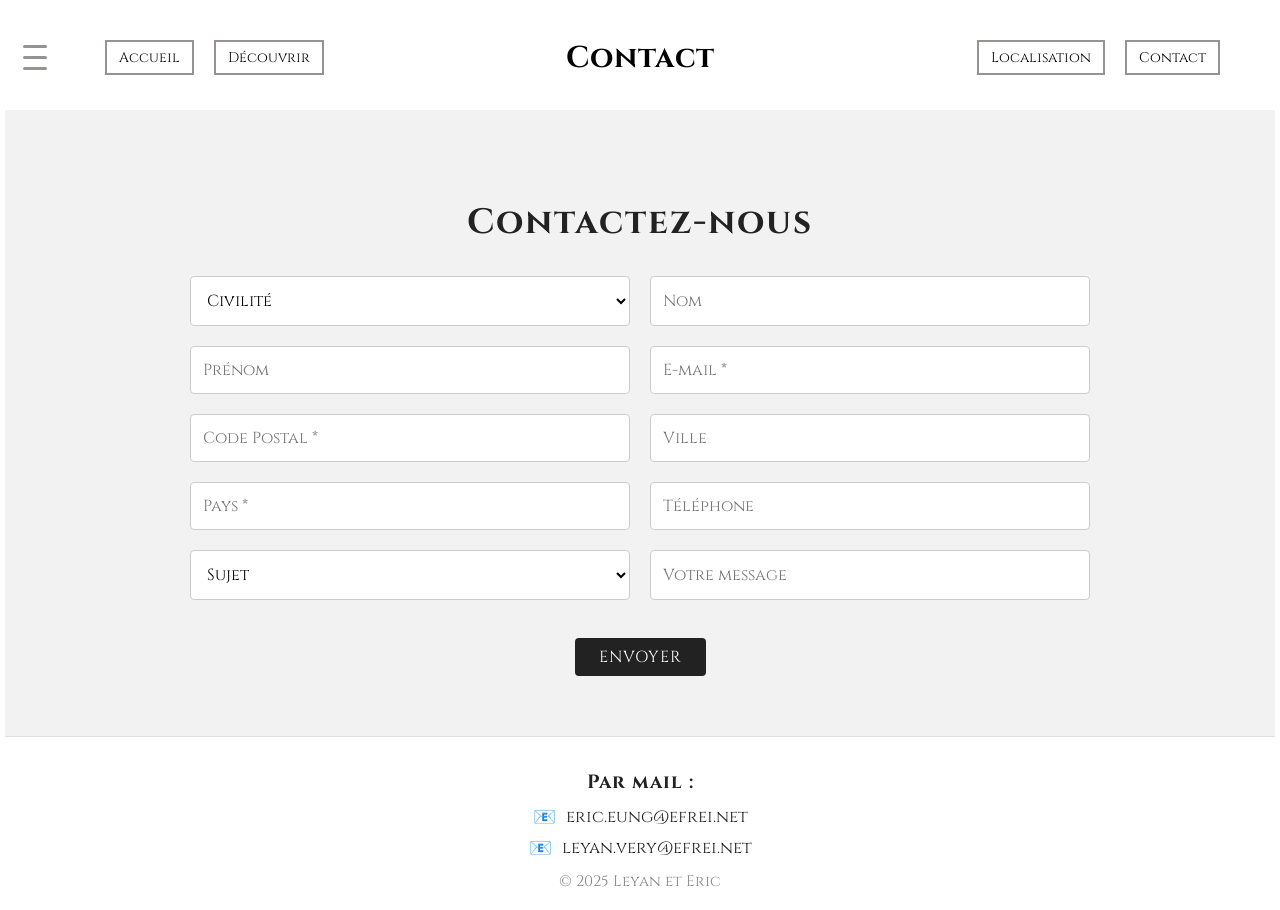
<file: html/Contact.html>
<!DOCTYPE html>
<html lang="fr">
<head>
    <meta charset="UTF-8">
    <meta name="viewport" content="width=device-width, initial-scale=1.0">
    <title>Contact</title>
    <link rel="stylesheet" href="../css/style.css">
    <link href="https://fonts.googleapis.com/css2?family=Cinzel:wght@400;700&display=swap" rel="stylesheet">
</head>
<body>
    <header>
        <div class="bandeau">
            <div class="navbar">
                <button class="menu" id="ouvrirMenu" aria-label="Ouvrir le menu">
                    <span></span>
                    <span></span>
                    <span></span>
                </button>
                <div class="left-button">
                    <button id="Accueil2">Accueil</button>
                    <button id="Decouvrir2">Découvrir</button>
                </div>
                <h1 class="titre">Contact</h1>
                <div class="right-button">
                    <button id="Localisation2">Localisation</button>
                    <button id="Contact2">Contact</button>
                </div>
            </div>
        </div>

        <nav id="menubarre" class="barre">
            <button id="closeSidebar" class="ferme-btn" aria-label="Fermer le menu">&times;</button>
            <div class="sidebar-section-title">NAVIGATION</div>
            <ul class="sidebar-list">
                <li><a href="Accueil.html">Accueil</a></li>
                <hr class="separer-sidebarre">
                <li><a href="Decouvrir.html">Découvrir</a></li>
                <hr class="separer-sidebarre">
                <li><a href="localisation.html">Localisation</a></li>
                <hr class="separer-sidebarre">
                <li class="sidebar-bottom"><a href="Contact.html">Contact</a></li>
            </ul>
        </nav>
    </header>
    <section id="contact" class="contact-section">
    <h2>Contactez-nous</h2>
    <form class="contact-form">
        <div class="form-row">
            <select name="civilite" required>
                <option value="" disabled selected>Civilité</option>
                <option value="Mme">Madame</option>
                <option value="M.">Monsieur</option>
            </select>
            <input type="text" name="nom" placeholder="Nom" required>
        </div>
        <div class="form-row">
            <input type="text" name="prenom" placeholder="Prénom" required>
            <input type="email" name="email" placeholder="E-mail *" required>
        </div>
        <div class="form-row">
            <input type="text" name="codepostal" placeholder="Code Postal *" required>
            <input type="text" name="ville" placeholder="Ville">
        </div>
        <div class="form-row">
            <input type="text" name="pays" placeholder="Pays *" required>
            <input type="tel" name="tel" placeholder="Téléphone">
        </div>
        <div class="form-row">
            <select name="sujet" required>
                <option value="subject" disabled selected>Sujet</option>
                <option value="info">Demande d'information</option>
                <option value="avis">Avis / retour</option>
            </select>
            <input type="text" name="message" placeholder="Votre message">
        </div>

        <button type="submit" class="submit-btn">Envoyer</button>
    </form>
</section>
    <footer>
        <div class="footer-contact">
            <div class="footer-contact-title">Par mail :</div>
            <ul class="footer-contact-list">
                <li><span class="footer-icon">📧</span> <a href="mailto:eric.eung@efrei.net">eric.eung@efrei.net</a></li>
                <li><span class="footer-icon">📧</span> <a href="mailto:leyan.very@efrei.net">leyan.very@efrei.net</a></li>
            </ul>
            <div class="footer-copyright">© 2025 Leyan et Eric</div>
        </div>
    </footer>
        <script src="../js/script.js"></script>
</body>
</html>
</file>
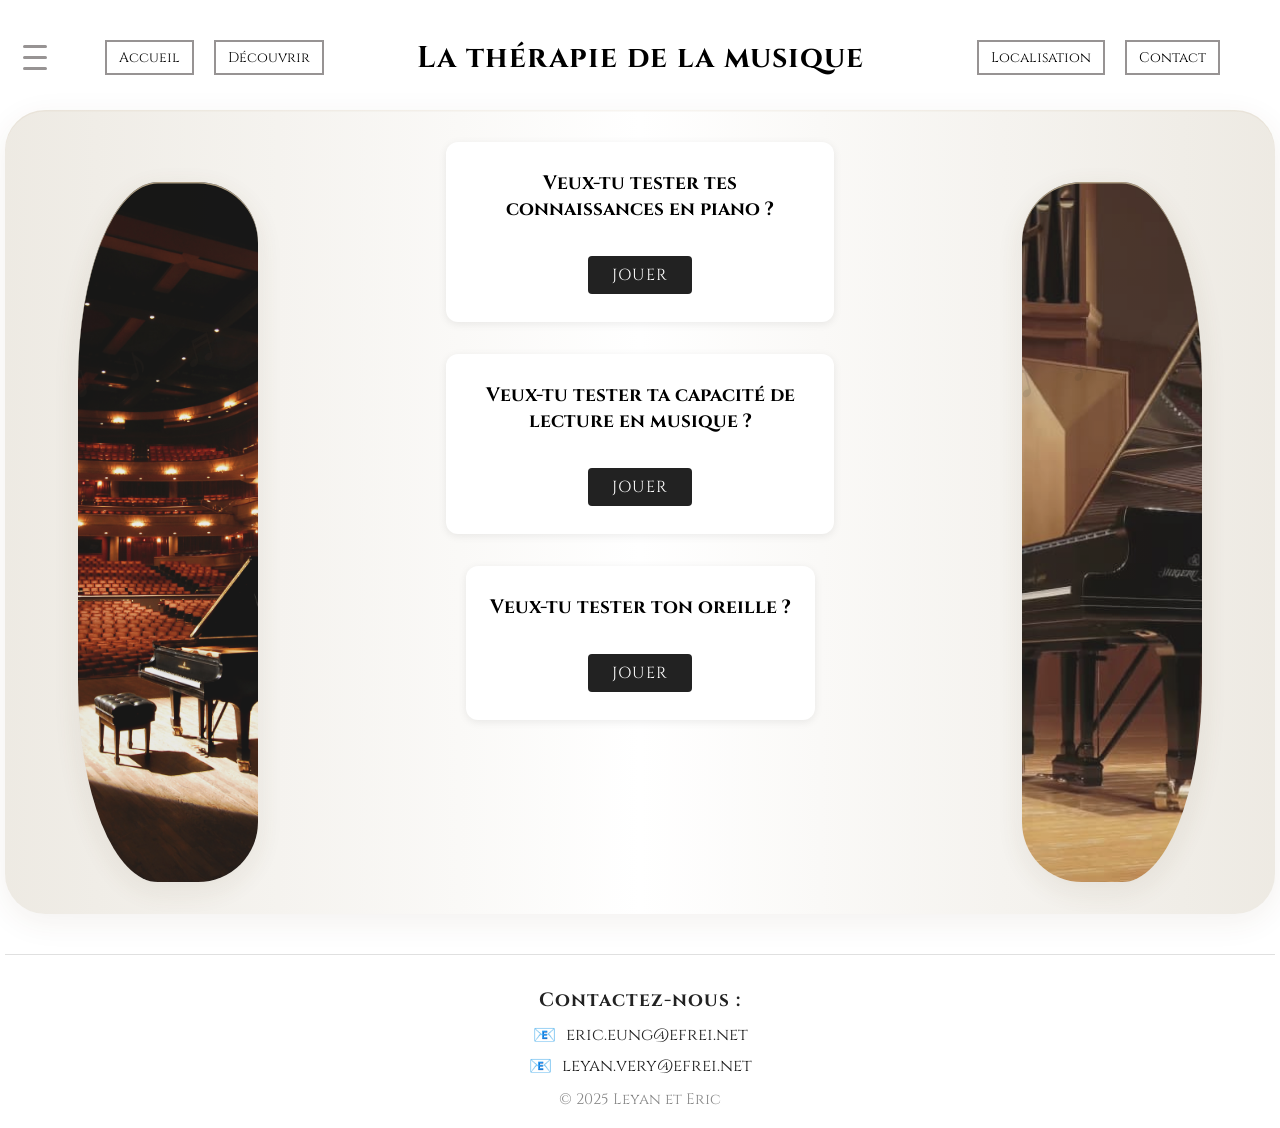
<file: html/Decouvrir.html>
<!DOCTYPE html>
<html lang="fr">
<head>
    <meta charset="UTF-8">
    <meta name="viewport" content="width=device-width, initial-scale=1.0">
    <title>Découvrir - Quiz Piano & Compositeurs</title>
    <link rel="stylesheet" href="../css/style.css">
    <link href="https://fonts.googleapis.com/css2?family=Cinzel:wght@400;700&display=swap" rel="stylesheet">
</head>
<body>
    <header>
        <div class="bandeau">
            <div class="navbar">
                <button class="menu" id="ouvrirMenu" aria-label="Ouvrir le menu">
                    <span></span>
                    <span></span>
                    <span></span>
                </button>
                <div class="left-button">
                    <button id="Accueil2">Accueil</button>
                    <button id="Decouvrir2">Découvrir</button>
                </div>
                <h1 class="titre">La thérapie de la musique</h1>
                <div class="right-button">
                    <button id="Localisation2">Localisation</button>
                    <button id="Contact2">Contact</button>
                </div>
            </div>
        </div>
        <nav id="menubarre" class="barre">
            <button id="closeSidebar" class="fermer-btn" aria-label="Fermer le menu">&times;</button>
            <div class="sidebar-section-title">NAVIGATION</div>
            <ul class="sidebar-list">
                <li><a href="Accueil.html">Accueil</a></li>
                <hr class="separer-sidebarre">
                <li><a href="Decouvrir.html">Découvrir</a></li>
                <hr class="separer-sidebarre">
                <li><a href="localisation.html">Localisation</a></li>
                <hr class="separer-sidebarre">
                <li class="sidebar-bottom"><a href="Contact.html">Contact</a></li>
            </ul>
        </nav>
    </header>
    <main>
        <div class="quiz-section">
            <div class="quiz-decor decor-left"></div>
            <div class="quiz-contenu">
                <div id="decouvrirjeux" class="decouvrirjeux">
                    <div class="afficherencadre" id="quizEncadre">
                        <div class="afficherencadre-title">Veux-tu tester tes connaissances en piano ?</div>
                        <button class="submit-btn" id="afficherquiz-btn">Jouer</button>
                    </div>
                    <div class="afficherencadre" id="jeuMusic">
                        <div class="afficherencadre-title">Veux-tu tester ta capacité de lecture en musique ?</div>
                        <button class="submit-btn" id="afficherPartition-btn">Jouer</button>
                    </div>
                    <div class="afficherencadre" id="jeuEcoute">
                        <div class="afficherencadre-title">Veux-tu tester ton oreille ?</div>
                        <button class="submit-btn" id="afficherEcoute-btn">Jouer</button>
                    </div>
                </div>
                <section class="site-presentation quiz-margin-top" id="quiz-section" style="display:none;">
                    <button class="submit-btn" id="retour-carte-quiz">Retour</button>
                    <h2>Quiz : Piano & Compositeurs Classiques</h2>
                    <p>Testez vos connaissances sur le piano et les grands compositeurs classiques ! 20 questions, score final à la fin. Bonne chance !</p>
                    <form id="quiz-form"></form>
                    <div id="quiz-result"></div>
                </section>
                <section class="site-presentation" id="PartieJeuMusique" style="display:none;">
                    <button class="submit-btn" id="retour-carte-music">Retour</button>
                    <h2>Jeu : Trouve la note sur la portée</h2>
                    <div id="contenuMusique" class="contenuMusique">
                        <canvas id="musiqueCanvas" width="600" height="120"></canvas>
                    </div>
                    <div id="note-buttons" class="note-buttons"></div>
                    <button id="play-music-game" class="submit-btn">Jouer</button>
                    <div id="music-game-message" class="music-game-message"></div>
                </section>
                <section class="site-presentation" id="guess-music-section" style="display:none;">
                    <button class="submit-btn" id="retour-carte-ecoute">Retour</button>
                    <h2>Jeu : Devine le nom de la musique</h2>
                    <p>Écoute l'extrait et choisis le bon titre :</p>
                    <audio id="music-audio" controls>
                        <source src="../audio/Nocturne in E flat major, Op. 9 no. 2.mp3" type="audio/mpeg">
                        Votre navigateur ne supporte pas l’élément audio.
                    </audio>
                    <form id="guess-music-form">
                        <button type="button" class="guess-btn" data-answer="Nocturne">Nocturne op. 9 no. 2</button>
                        <button type="button" class="guess-btn" data-answer="Moonlight Sonata">Sonate au Clair de Lune (Beethoven)</button>
                        <button type="button" class="guess-btn" data-answer="Swan Lake">Le Lac des cygnes (Tchaïkovski)</button>
                    </form>
                    <div id="guess-music-result"></div>
                    <button id="next-music-btn" class="submit-btn" style="display:none;">Suivant</button>
                </section>
            </div>
            <div class="quiz-decor decor-right"></div>
        </div>
    </main>
    <footer>
        <div class="footer-contact">
            <div class="footer-contact-title">Contactez-nous :</div>
            <ul class="footer-contact-list">
                <li><span class="footer-icon">📧</span> <a href="mailto:eric.eung@efrei.net">eric.eung@efrei.net</a></li>
                <li><span class="footer-icon">📧</span> <a href="mailto:leyan.very@efrei.net">leyan.very@efrei.net</a></li>
            </ul>
            <div class="footer-copyright">© 2025 Leyan et Eric</div>
        </div>
    </footer>
    <script src="../js/decouvrir.js"></script>
    <script src="../js/script.js"></script>
</body>
</html>
</file>
<file: css/style.css>
h1 {
    background: transparent;
    padding: 10px;  
    text-align:center;
    font-size: 30px;
    color: white;
    margin-top: -10px;
}

.bandeau {
    text-align: center;
    padding: 10px;
    flex:inline;
}

#Accueil, #Decouvrir, #Contact, #Localisation {
    background: transparent;
    border: 2px solid rgb(151, 147, 147); 
    color: white;
    padding: 6px 12px;
    font-size: 14px; 
    cursor: pointer;
    transition: all 0.3s ease;
    border-radius: 0;
    margin: 5px; 
}

.navbar {
    display: flex;
    justify-content: space-between;
    align-items: center;
    position: relative;
    padding: 20px 40px;
}

.left-button, .right-button {
    display: flex;
    gap: 10px;
}

#Accueil{
    margin-right:5px;
    margin-left:50px;
}
#Accueil:hover, #Decouvrir:hover, #Contact:hover, #Localisation:hover {
    background: white;
    color: black; 
    transform: translateY(-2px);
}

body {
    background-size: cover;
    background-position: center;
    height: 100vh;
    margin: 5px;
}
#video-en-font {
    position: fixed;
    top: 0;
    left: 0;
    width: 100vw;
    height: 100vh;
    pointer-events: none;
    z-index: -1;
    object-fit: cover;
}
.titre {
    position: absolute;
    left: 50%;
    transform: translateX(-50%);
    font-size: 30px;
    color: black;
    margin: 0;
    white-space: nowrap;
    pointer-events: none;
    font-family: 'Cinzel', serif;
    font-weight: 700;
    letter-spacing: 1px;
}

body.accueil .titre {
    color: white;
}

* {
    font-family:'Optima', 'Cinzel', serif;
}
main.content {
    margin-top: 80vh; 
    padding: 4vh 8vw;
    
    background-color: white;
    color: #222;
    font-size: 1.1rem;
    line-height: 1.6;
    position: relative;
    z-index: 2;
}


.texte {
    margin-bottom: 60px;
    padding: 32px 20px;
    border-left: 4px solid #888;
    border-right: none;
    background: #f9f9f9;
    border-radius: 8px;
    box-shadow: 2px 2px 10px rgba(0,0,0,0.05);
    width: 78%;
}

.texte-centre-droite {
    border-left: none;
    border-right: 4px solid #888 ;
}

.texte-droite {
    margin-left: auto;
    margin-right: 0;
}

.texte-gauche {
    margin-left: 0;
    margin-right: auto;
}

.texte h2 {
    margin-bottom: 10px;
    font-size: 1.5rem;
    color: #333;
    font-weight: bold;
}

.menu {
    position: absolute;
    left: 0;
    top: 50%;
    transform: translateY(-50%);
    display: flex;
    flex-direction: column;
    justify-content: center;
    align-items: center;
    width: 40px;
    height: 40px;
    background: transparent;
    border: none;
    border-radius: 0;
    cursor: pointer;
    z-index: 1002;
    gap: 4px;
    padding: 0;
}
.menu span {
    display: block;
    width: 24px;
    height: 3px;
    background: rgb(151, 147, 147);
    margin: 2px 0;
    border-radius: 2px;
    transition: 0.3s;
}


.barre {
    position: fixed;
    top: 0;
    left: -100%; 
    width: 250px;
    height: 100%;
    background: #222;
    color: white;
    box-shadow: 2px 0 8px rgba(0,0,0,0.2);
    padding-top: 30px;
    padding-left: 16px;
    padding-right: 16px;
    transition: left 0.3s;
    z-index: 2000;
    display: flex;
    flex-direction: column;
}
.barre.active {
    left: 0;
}
.barre .fermer-btn {
    position: absolute;
    top: 10px;
    right: 15px;
    background: none;
    border: none;
    color: white;
    font-size: 2rem;
    cursor: pointer;
}
.barre ul {
    list-style: none;
    padding: 0;
    margin: 40px 0 0 0;
    display: flex;
    flex-direction: column;
    gap: 10px;
    height: calc(100vh - 100px);
    min-height: 0;
    flex: 1;
}
.barre ul li a {
    display: block;
    padding: 10px 20px;
    color: white;
    text-decoration: none;
    border: 2px solid rgb(151, 147, 147);
    background: transparent;
    border-radius: 0;
    font-size: 16px;
    transition: background 0.2s, color 0.2s;
    margin-left: 4px;
    margin-right: 4px;
}
.barre ul .sidebar-bottom {
    margin-top: auto;
    margin-bottom: 48px;
}

.sidebar-section-title {
    font-size: 1.08em;
    font-weight: bold;
    letter-spacing: 1px;
    margin: 18px 0 6px 0;
    text-transform: uppercase;
    color: #fff;
    padding-left: 4px;
}
.sidebar-list {
    list-style: none;
    padding: 0;
    margin: 0;
}
.sidebar-list li {
    margin: 0;
    padding: 0;
}
.separer-sidebarre {
    border: none;
    border-top: 1px solid #444;
    margin: 0 0 0 0;
    width: 90%;
    align-self: center;
    background: none;
}

.navbar {
    position: relative;

}

footer{
    background-color: white;
}

.contact-section {
    padding: 60px 10vw;
    background-color: #f2f2f2;
    font-family: 'Optima', 'Cinzel', serif;
    color: #222;
}

.contact-section h2 {
    text-align: center;
    font-size: 2.2rem;
    margin-bottom: 30px;
    letter-spacing: 2px;
}

.contact-form {
    max-width: 900px;
    margin: auto;
    display: flex;
    flex-direction: column;
    gap: 20px;
}

.form-row {
    display: flex;
    gap: 20px;
    flex-wrap: wrap;
}

.form-row input,
.form-row select {
    flex: 1;
    padding: 12px;
    font-size: 1rem;
    border: 1px solid #ccc;
    background: white;
    border-radius: 4px;
}

.form-checkbox {
    font-size: 0.95rem;
    color: #333;
}

.form-checkbox a {
    text-decoration: underline;
    color: black;
}

.submit-btn {
    background-color: #999;
    color: white;
    padding: 12px 30px;
    font-size: 1rem;
    border: none;
    margin-top: 10px;
    align-self: center;
    cursor: pointer;
    text-transform: uppercase;
    letter-spacing: 1px;
}

.submit-btn:hover {
    background-color: #777;
}
.form-row select[name="civilite"] option[disabled] {
    color: #888;
}
.section-avec-image-gauche {
    display: flex;
    align-items: center;
    margin-bottom: 60px;
    justify-content: flex-start;
    padding-left: 8px;
}

.image-gauche {
    max-width: 280px;
    width: 100%;
    height: auto;
    margin-top: -30px;
    margin-right: 80px;
    margin-left: -65px;
    border-radius: 10px;
    box-shadow: 2px 2px 10px rgba(0,0,0,0.08);
    object-fit: cover;
}

.section-avec-image .texte-droite {
    margin-left: 0;
    width: 100%;
}

.section-avec-image-droite {
    display: flex;
    align-items: center;
    justify-content: center;
    margin-bottom: 120px;
}
.section-avec-image-droite .texte-gauche {
    flex: 1;
    margin: 0;
}
.image-droite {
    max-width: 280px;
    margin-left: 80px;
    margin-right: -65px;
    border-radius: 8px;
    box-shadow: 0 2px 8px rgba(0,0,0,0.08);
}
.site-presentation {
    margin: 50px auto;
    max-width: 900px;
    padding: 30px;
    background-color: #f9f9f9;
    border-radius: 15px;
    box-shadow: 5px 5px 10px rgba(0, 0, 0, 0.1);
    font-family: 'Optima', 'Cinzel', serif;
}

.site-presentation h2 {
    text-align: center;
    font-size: 1.8em;
    margin-bottom: 20px;
}

.site-presentation p {
    font-size: 1.1em;
    line-height: 1.6;
}

.site-presentation ul {
    margin-top: 20px;
    padding-left: 20px;
}

.site-presentation li {
    margin-bottom: 10px;
    font-size: 1.05em;
}

#Accueil2, #Decouvrir2, #Contact2, #Localisation2 {
    background: transparent;
    border: 2px solid rgb(151, 147, 147); 
    color: black;
    padding: 6px 12px;
    font-size: 14px; 
    cursor: pointer;
    transition: all 0.3s ease;
    border-radius: 0;
    margin: 5px; 
}
#Accueil2{
    margin-right:5px;
    margin-left:50px;
}
#Accueil2:hover, #Decouvrir2:hover, #Contact2:hover, #Localisation2:hover {
    background: grey;
    color: white; 
    transform: translateY(-2px);
}

.quiz-decor {
    position: relative;
    width: 180px;
    min-width: 120px;
    height: 700px;
    margin-top: 40px;
    background: linear-gradient(135deg, #e0d6c3 40%, #b6a07a 100%);
    border-radius: 60px;
    box-shadow: 0 8px 32px rgba(80,60,30,0.10), 0 1.5px 0 #b6a07a inset;
    opacity: 0.9;
    z-index: 1;
    display: flex;
    align-items: center;
    justify-content: center;
    overflow: hidden;
    filter: brightness(0.95);
}

.decor-left {
    margin-right: 32px;
    background: url('../images/Steinway_Onstage_at_Bass_Concert_Hall.jpg') center/cover no-repeat, linear-gradient(135deg, #e0d6c3 40%, #b6a07a 100%);
    filter: grayscale(0.15) brightness(0.92);
    border-top-left-radius: 80px 200px;
    border-bottom-left-radius: 80px 200px;
}

.decor-right {
    margin-left: 32px;
    background: url('../images/kawai-piano.jpg') center/cover no-repeat, linear-gradient(135deg, #e0d6c3 40%, #b6a07a 100%);
    filter: grayscale(0.15) brightness(0.92);
    border-top-right-radius: 80px 200px;
    border-bottom-right-radius: 80px 200px;
}

.quiz-decor::after {
    content: "\266B  \266A  \266C  \2669";
    position: absolute;
    top: 20%;
    left: 50%;
    transform: translateX(-50%) rotate(-15deg);
    font-size: 3.2em;
    color: rgba(60,40,20,0.13);
    pointer-events: none;
    letter-spacing: 0.2em;
    white-space: pre;
    user-select: none;
    font-family: 'Cinzel', serif;
    text-shadow: 0 2px 8px rgba(0,0,0,0.08);
    z-index: 2;
}

.quiz-section {
    display: flex;
    flex-direction: row;
    align-items: flex-start;
    justify-content: center;
    margin-top: 0;
    margin-bottom: 40px;
    position: relative;
    z-index: 2;
    background: linear-gradient(90deg, rgba(230,225,215,0.7) 0%, rgba(255,255,255,0.95) 50%, rgba(230,225,215,0.7) 100%);
    border-radius: 40px;
    box-shadow: 0 8px 32px rgba(80,60,30,0.07), 0 1.5px 0 #b6a07a1a inset;
    padding: 32px 0;
}
.quiz-contenu {
    flex: 1;
    max-width: 700px;
    z-index: 2;
}
.quiz-margin-top {
    margin: 30px auto 20px auto;
}
.quiz-margin-bottom {
    margin: 0 auto 40px auto;
}
.quiz-section > div {
    z-index: 2;
}

.quiz-question {
    margin-bottom: 28px;
}
.quiz-question label {
    display: block;
    margin-bottom: 4px;
    cursor: pointer;
}
.submit-btn {
    margin-top: 18px;
    padding: 8px 24px;
    background: #222;
    color: white;
    border: none;
    border-radius: 4px;
    font-size: 1rem;
    font-family: inherit;
    cursor: pointer;
    transition: background 0.2s;
}
.submit-btn:hover {
    background: #444;
}
#quiz-result {
    display: none;
    text-align: center;
    font-size: 1.3em;
    margin-top: 30px;
}

#map {
    width: 90vw;
    height: 70vh;
    max-width: 900px;
    margin: 40px auto 0 auto;
    border-radius: 18px;
    box-shadow: 0 2px 16px #bbb;
}
.leaflet-popup-content {
    font-size: 1.1em;
}
.search-bar {
    margin: 24px auto 0 auto;
    max-width: 400px;
    display: flex;
}
.search-bar input {
    flex: 1;
    padding: 8px 12px;
    font-size: 1em;
    border: 1px solid #aaa;
    border-radius: 6px 0 0 6px;
    outline: none;
}
.search-bar button {
    padding: 8px 18px;
    font-size: 1em;
    border: 1px solid #aaa;
    border-left: none;
    background: #222;
    color: white;
    border-radius: 0 6px 6px 0;
    cursor: pointer;
}
.search-bar button:hover {
    background: #444;
}


#guess-music-section {
    margin: 40px auto;
    max-width: 600px;
    text-align: center;
    background: #f9f9f9;
    border-radius: 15px;
    box-shadow: 5px 5px 10px rgba(0, 0, 0, 0.08);
    padding: 30px 20px 32px 20px;
}

#guess-music-form {
    margin-top: 18px;
    display: flex;
    flex-direction: row;
    gap: 24px;
    align-items: center;
    justify-content: center;
}

.guess-btn {
    background: black;
    color: white;
    border: none;
    border-radius: 6px;
    padding: 10px 24px;
    font-size: 0.98em; 
    margin: 4px 0;
    cursor: pointer;
    transition: background 0.2s, color 0.2s, transform 0.15s;
    font-family: 'Cinzel', serif;
    letter-spacing: 1px;
    box-shadow: 0 2px 8px rgba(80,60,30,0.07);
    text-transform: uppercase;
}

.guess-btn:hover:enabled {
    background: #222;
    color: white;
    transform: translateY(-2px) scale(1.03);
}

.guess-btn:disabled {
    background: #444;
    color: #bbb;
    cursor: not-allowed;
}

#next-music-btn {
    margin-top: 24px;
    background: #111;
    color: white;
    border: none;
    border-radius: 6px;
    font-size: 0.98em; 
    padding: 10px 24px;
    cursor: pointer;
    transition: background 0.2s;
    font-family: 'Cinzel', serif;
    letter-spacing: 1px;
    text-transform: uppercase;
}

#next-music-btn:hover {
    background: #222;
    color: white;
}

#guess-music-result {
    margin-top: 18px;
    font-size: 1.1em;
    min-height: 1.5em;
}

.decouvrirjeux {
    display: flex;
    flex-wrap: wrap;
    gap: 32px;
    justify-content: center;
    margin-bottom: 40px;
}
.afficherencadre {
    background: white;
    border-radius: 12px;
    box-shadow: 0 2px 8px rgba(0,0,0,0.08);
    padding: 28px 24px;
    min-width: 260px;
    max-width: 340px;
    text-align: center;
}
.afficherencadre-title {
    font-weight: bold;
    font-size: 1.2em;
    margin-bottom: 16px;
}
#quiz-section, #PartieJeuMusique, #guess-music-section {
    display: none;
}
#PartieJeuMusique {
    margin-top: 40px;
    text-align: center;
}
#retour-carte-quiz, #retour-carte-music, #retour-carte-ecoute {
    margin-bottom: 18px;
}
.contenuMusique {
    display: flex;
    justify-content: center;
    align-items: flex-start;
    margin-bottom: 18px;
}
.note-buttons {
    margin-bottom: 18px;
}
#play-music-game {
    margin-bottom: 10px;
}
.music-game-message {
    margin-top: 10px;
    font-size: 1.1em;
}
#next-music-btn {
    display: none;
}


@media (max-width: 700px) {
    #guess-music-section {
        max-width: 98vw;
        padding: 18px 2vw 24px 2vw;
    }
    #music-audio {
        width: 98%;
        max-width: 98vw;
    }
    #guess-music-form {
        flex-direction: column;
        gap: 12px;
    }
    .guess-btn, #next-music-btn {
        width: 100%;
        font-size: 1em;
        padding: 10px 0;
    }
}

@media (max-width: 900px) {
    .header-decouvrir {
        flex-direction: column;
        align-items: flex-start;
        padding: 0 0 16px 0;
    }
    .header-decouvrir .site-title {
        margin: 0 0 12px 0;
        font-size: 1.4rem;
        text-align: center;
    }
    .header-decouvrir .nav-btns {
        justify-content: center;
        width: 100%;
    }
    .quiz-section {
        flex-direction: column;
        align-items: center;
        background: linear-gradient(180deg, rgba(230,225,215,0.7) 0%, rgba(255,255,255,0.95) 60%, rgba(230,225,215,0.7) 100%);
        border-radius: 24px;
        padding: 16px 0;
    }
}

@media (max-width: 1100px) {
    .quiz-decor { width: 100px; min-width: 60px; height: 300px; }
}

.footer-contact {
    background: white;
    padding: 32px 0 18px 0;
    text-align: center;
    border-top: 1px solid #e0e0e0;
    margin-top: 0;
}
.footer-contact-title {
    font-size: 1.2em;
    font-weight: bold;
    margin-bottom: 10px;
    letter-spacing: 1px;
    color: #222;
}
.footer-contact-list {
    list-style: none;
    padding: 0;
    margin: 0 0 10px 0;
    display: flex;
    flex-direction: column;
    gap: 6px;
    align-items: center;
}
.footer-contact-list li {
    font-size: 1.05em;
    color: #333;
}
.footer-contact-list a {
    color: #222;
    text-decoration: none;
    transition: color 0.2s;
}
.footer-contact-list a:hover {
    color: #b6a07a;
    text-decoration: underline;
}
.footer-icon {
    margin-right: 6px;
    font-size: 1.1em;
    vertical-align: middle;
}
.footer-copyright {
    font-size: 0.95em;
    color: #888;
    margin-top: 8px;
}
</file>
